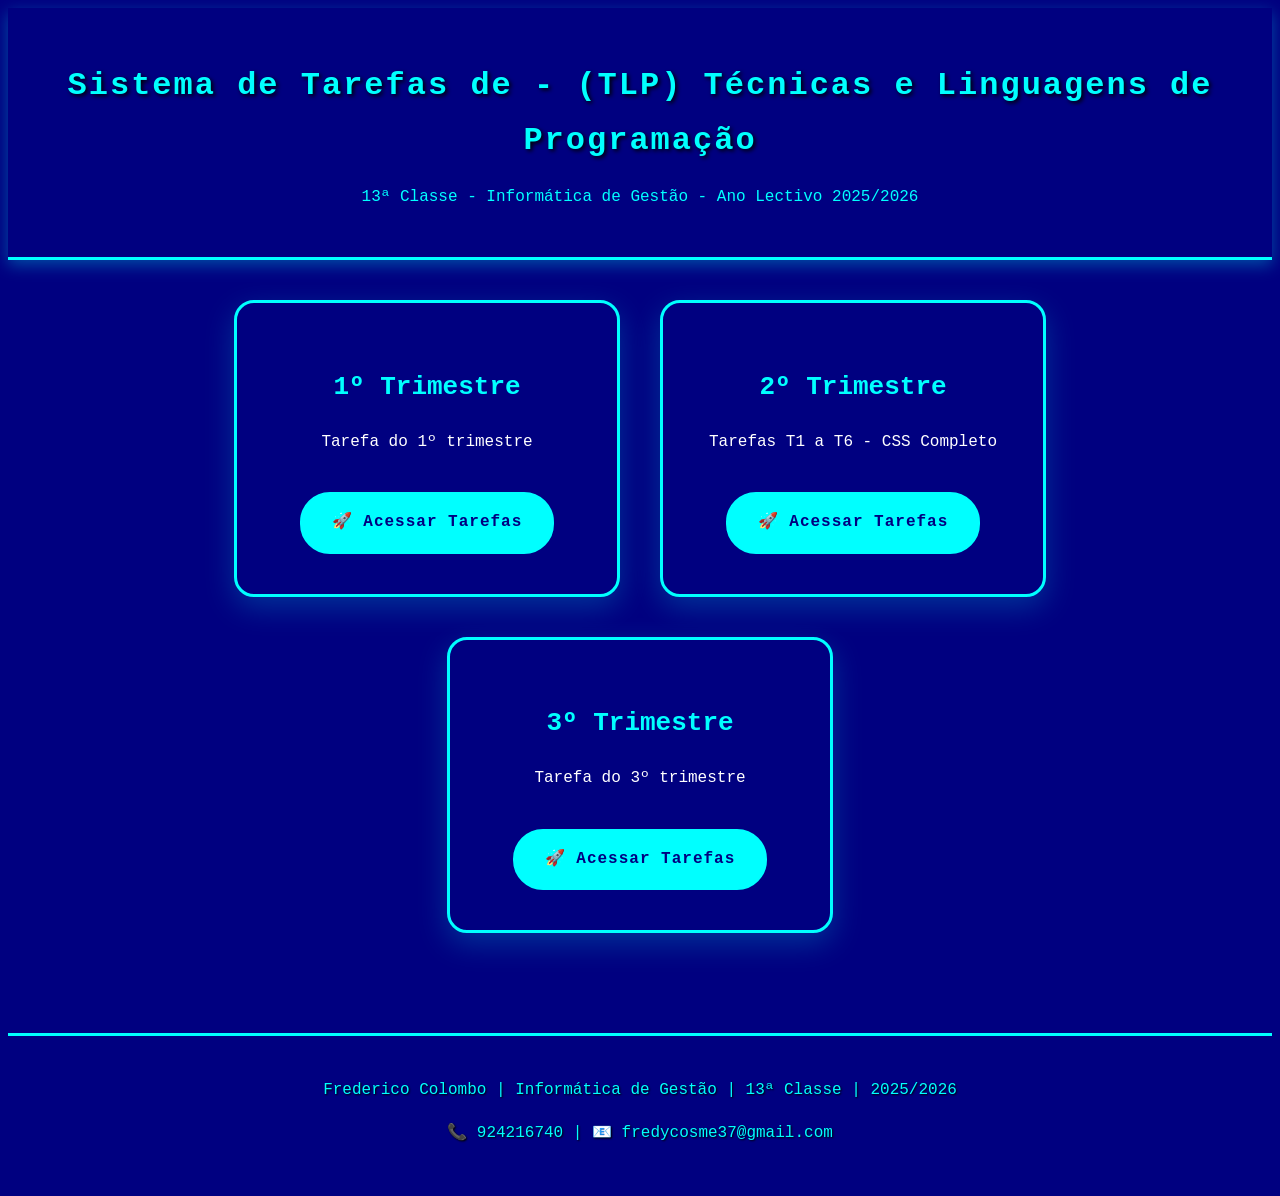
<file: index.html>
<!DOCTYPE html>
<html lang="pt">
<head>
    <meta charset="UTF-8">
    <meta name="viewport" content="width=device-width, initial-scale=1.0">
    <title>Sistema de tarefas de TLP - Frederico Colombo</title>
    <link rel="stylesheet" href="style.css">
</head>
<body>
    <header>
        <h1>Sistema de Tarefas de  - (TLP) Técnicas e Linguagens de Programação</h1>
        <p>13ª Classe - Informática de Gestão - Ano Lectivo 2025/2026</p>
    </header>

    <main class="home-container">
        <div class="trimestre-card">
            <h2>1º Trimestre</h2>
            <p>Tarefa do 1º trimestre</p>
            <a href="primeiro_trimestre.html" class="btn">🚀 Acessar Tarefas</a>
        </div>

        <div class="trimestre-card">
            <h2>2º Trimestre</h2>
            <p>Tarefas T1 a T6 - CSS Completo</p>
            <a href="segundo_trimestre.html" class="btn">🚀 Acessar Tarefas</a>
        </div>

        <div class="trimestre-card">
            <h2>3º Trimestre</h2>
            <p>Tarefa do 3º trimestre</p>
            <a href="terceiro_trimestre.html" class="btn">🚀 Acessar Tarefas</a>
        </div>
    </main>

    <footer>
        <p>Frederico Colombo | Informática de Gestão | 13ª Classe | 2025/2026</p>
        <p>📞 924216740 | 📧 fredycosme37@gmail.com</p>
    </footer>
</body>
</html>
</file>
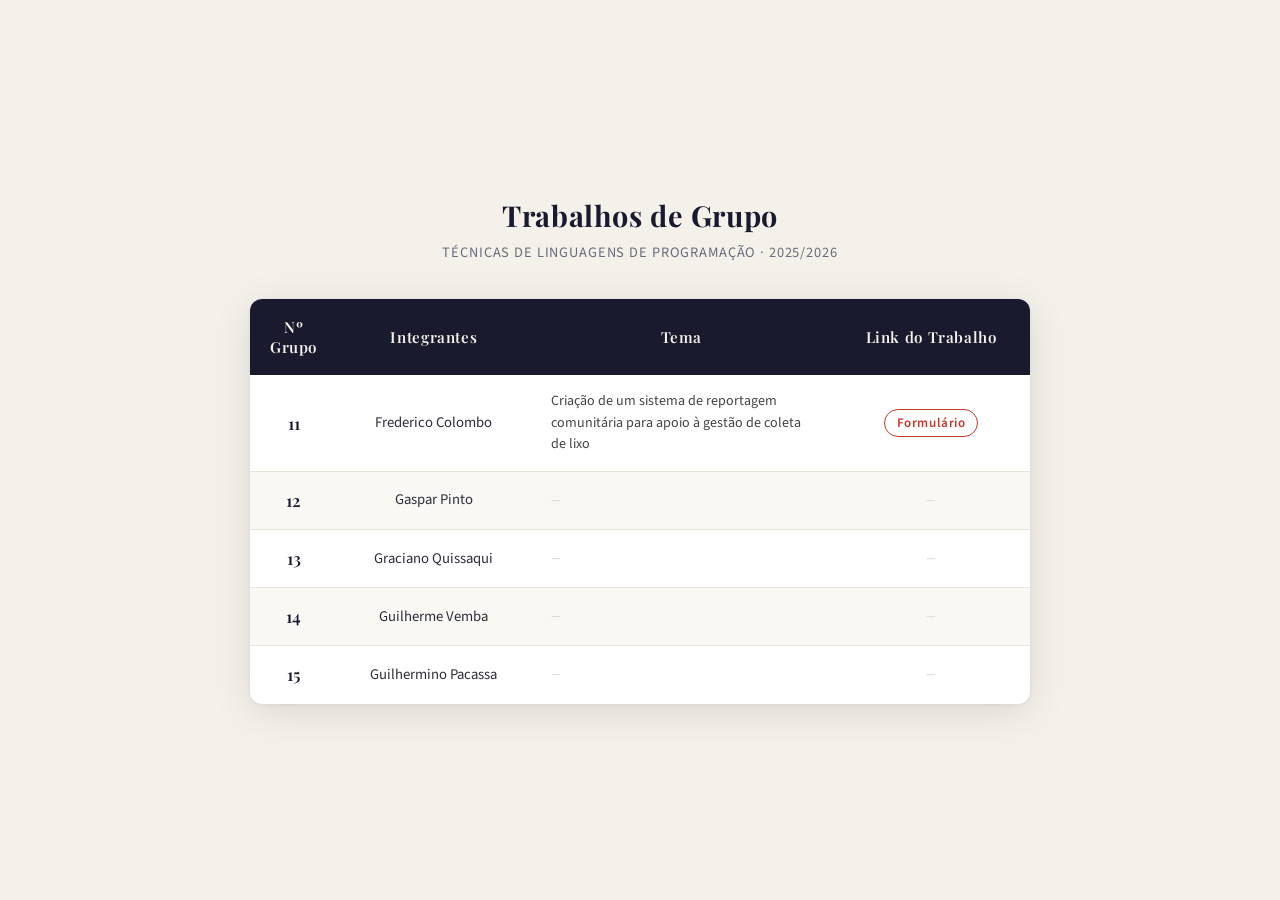
<file: primeiro_trimestre.html>
<!DOCTYPE html>
<html lang="pt">
<head>
  <meta charset="UTF-8" />
  <meta name="viewport" content="width=device-width, initial-scale=1.0"/>
  <title>Tabela de Grupos - TLP</title>
  <link href="https://fonts.googleapis.com/css2?family=Playfair+Display:wght@600&family=Source+Sans+3:wght@400;600&display=swap" rel="stylesheet"/>
  <style>
    *, *::before, *::after { box-sizing: border-box; margin: 0; padding: 0; }

    body {
      font-family: 'Source Sans 3', sans-serif;
      background: #f4f1eb;
      min-height: 100vh;
      display: flex;
      flex-direction: column;
      align-items: center;
      justify-content: center;
      padding: 40px 20px;
    }

    h1 {
      font-family: 'Playfair Display', serif;
      font-size: 1.8rem;
      color: #1a1a2e;
      margin-bottom: 8px;
      letter-spacing: 0.02em;
    }

    .subtitle {
      font-size: 0.9rem;
      color: #6b6b7b;
      margin-bottom: 36px;
      letter-spacing: 0.06em;
      text-transform: uppercase;
    }

    .table-wrapper {
      width: 100%;
      max-width: 780px;
      border-radius: 12px;
      overflow: hidden;
      box-shadow: 0 8px 40px rgba(0,0,0,0.10), 0 1px 4px rgba(0,0,0,0.06);
      background: #fff;
    }

    table {
      width: 100%;
      border-collapse: collapse;
    }

    thead tr {
      background: #1a1a2e;
      color: #f4f1eb;
    }

    thead th {
      font-family: 'Playfair Display', serif;
      font-size: 0.95rem;
      font-weight: 600;
      padding: 18px 20px;
      text-align: center;
      letter-spacing: 0.04em;
    }

    tbody tr {
      border-bottom: 1px solid #e8e4dc;
      transition: background 0.2s;
    }

    tbody tr:last-child { border-bottom: none; }

    tbody tr:hover { background: #f9f7f2; }

    tbody tr:nth-child(even) { background: #faf8f4; }
    tbody tr:nth-child(even):hover { background: #f2efe8; }

    td {
      padding: 16px 20px;
      text-align: center;
      color: #2d2d3a;
      font-size: 0.92rem;
      vertical-align: middle;
      line-height: 1.5;
    }

    td.num {
      font-family: 'Playfair Display', serif;
      font-size: 1.05rem;
      font-weight: 600;
      color: #1a1a2e;
      width: 70px;
    }

    td.tema {
      text-align: left;
      font-size: 0.88rem;
      color: #444;
      max-width: 260px;
    }

    td.link a {
      color: #c0392b;
      font-weight: 600;
      text-decoration: none;
      padding: 4px 12px;
      border: 1.5px solid #c0392b;
      border-radius: 20px;
      font-size: 0.82rem;
      transition: all 0.2s;
      letter-spacing: 0.04em;
    }

    td.link a:hover {
      background: #c0392b;
      color: #fff;
    }

    td.vazio {
      color: #ccc;
      font-style: italic;
      font-size: 0.8rem;
    }

    @media (max-width: 520px) {
      thead th, td { padding: 12px 10px; font-size: 0.82rem; }
      h1 { font-size: 1.3rem; }
    }
  </style>
</head>
<body>

  <h1>Trabalhos de Grupo</h1>
  <p class="subtitle">Técnicas de Linguagens de Programação · 2025/2026</p>

  <div class="table-wrapper">
    <table>
      <thead>
        <tr>
          <th>Nº Grupo</th>
          <th>Integrantes</th>
          <th>Tema</th>
          <th>Link do Trabalho</th>
        </tr>
      </thead>
      <tbody>
        <tr>
          <td class="num">11</td>
          <td>Frederico Colombo</td>
          <td class="tema">Criação de um sistema de reportagem comunitária para apoio à gestão de coleta de lixo</td>
          <td class="link"><a href="#">Formulário</a></td>
        </tr>
        <tr>
          <td class="num">12</td>
          <td>Gaspar Pinto</td>
          <td class="tema vazio">—</td>
          <td class="link vazio">—</td>
        </tr>
        <tr>
          <td class="num">13</td>
          <td>Graciano Quissaqui</td>
          <td class="tema vazio">—</td>
          <td class="link vazio">—</td>
        </tr>
        <tr>
          <td class="num">14</td>
          <td>Guilherme Vemba</td>
          <td class="tema vazio">—</td>
          <td class="link vazio">—</td>
        </tr>
        <tr>
          <td class="num">15</td>
          <td>Guilhermino Pacassa</td>
          <td class="tema vazio">—</td>
          <td class="link vazio">—</td>
        </tr>
      </tbody>
    </table>
  </div>

</body>
</html>
</file>
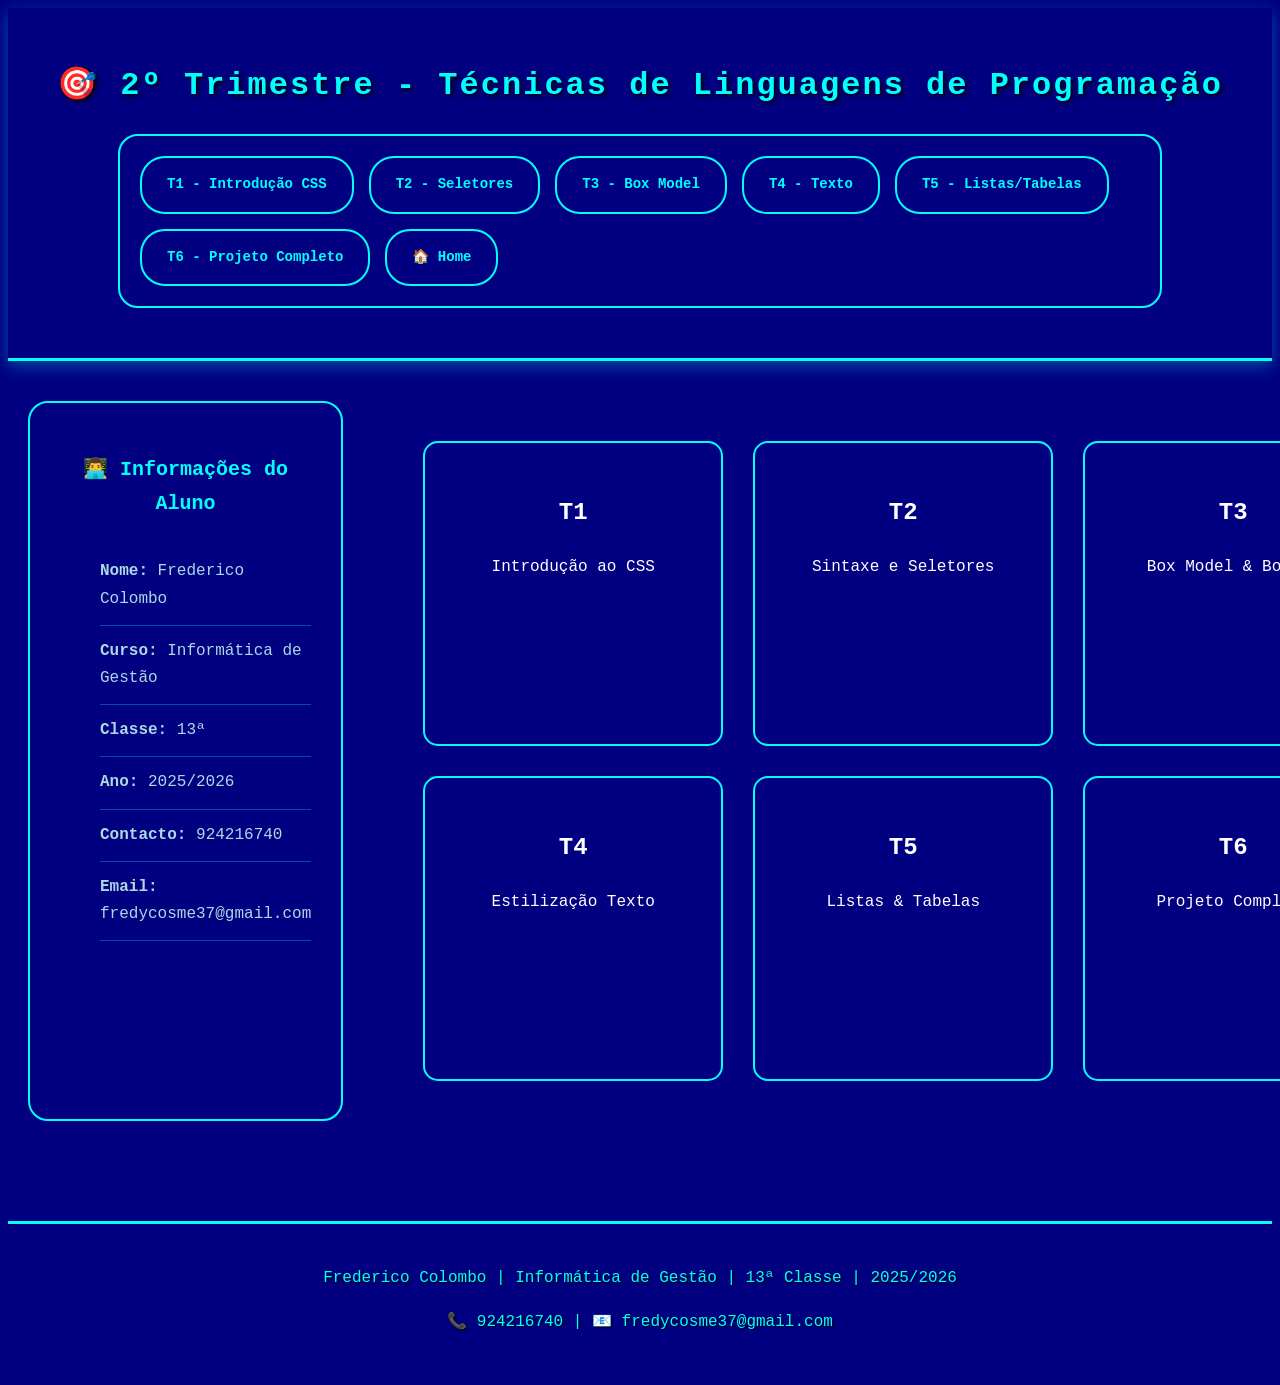
<file: segundo_trimestre.html>
<!DOCTYPE html>
<html lang="pt">
<head>
    <meta charset="UTF-8">
    <meta name="viewport" content="width=device-width, initial-scale=1.0">
    <title>2º Trimestre - TLP</title>
    <link rel="stylesheet" href="style.css">
</head>
<body>
    <header>
        <h1>🎯 2º Trimestre - Técnicas de Linguagens de Programação</h1>
        <nav class="menu-principal">
            <a href="t1.html" class="menu-link">T1 - Introdução CSS</a>
            <a href="t2.html" class="menu-link">T2 - Seletores</a>
            <a href="t3.html" class="menu-link">T3 - Box Model</a>
            <a href="t4.html" class="menu-link">T4 - Texto</a>
            <a href="t5.html" class="menu-link">T5 - Listas/Tabelas</a>
            <a href="t6.html" class="menu-link">T6 - Projeto Completo</a>
            <a href="index.html" class="menu-link">🏠 Home</a>
        </nav>
    </header>

    <div class="container">
        <aside class="sidebar">
            <h3>👨‍💻 Informações do Aluno</h3>
            <ul>
                <li><strong>Nome:</strong> Frederico Colombo</li>
                <li><strong>Curso:</strong> Informática de Gestão</li>
                <li><strong>Classe:</strong> 13ª</li>
                <li><strong>Ano:</strong> 2025/2026</li>
                <li><strong>Contacto:</strong> 924216740</li>
                <li><strong>Email:</strong> fredycosme37@gmail.com</li>
            </ul>
        </aside>

        <main class="preview-tarefas">
            <div class="tarefa-preview" id="preview-t1">
                <h2>T1</h2>
                <p>Introdução ao CSS</p>
            </div>
            <div class="tarefa-preview" id="preview-t2">
                <h2>T2</h2>
                <p>Sintaxe e Seletores</p>
            </div>
            <div class="tarefa-preview" id="preview-t3">
                <h2>T3</h2>
                <p>Box Model & Bordas</p>
            </div>
            <div class="tarefa-preview" id="preview-t4">
                <h2>T4</h2>
                <p>Estilização Texto</p>
            </div>
            <div class="tarefa-preview" id="preview-t5">
                <h2>T5</h2>
                <p>Listas & Tabelas</p>
            </div>
            <div class="tarefa-preview" id="preview-t6">
                <h2>T6</h2>
                <p>Projeto Completo</p>
            </div>
        </main>
    </div>

    <footer>
        <p>Frederico Colombo | Informática de Gestão | 13ª Classe | 2025/2026</p>
        <p>📞 924216740 | 📧 fredycosme37@gmail.com</p>
    </footer>
</body>
</html>
</file>
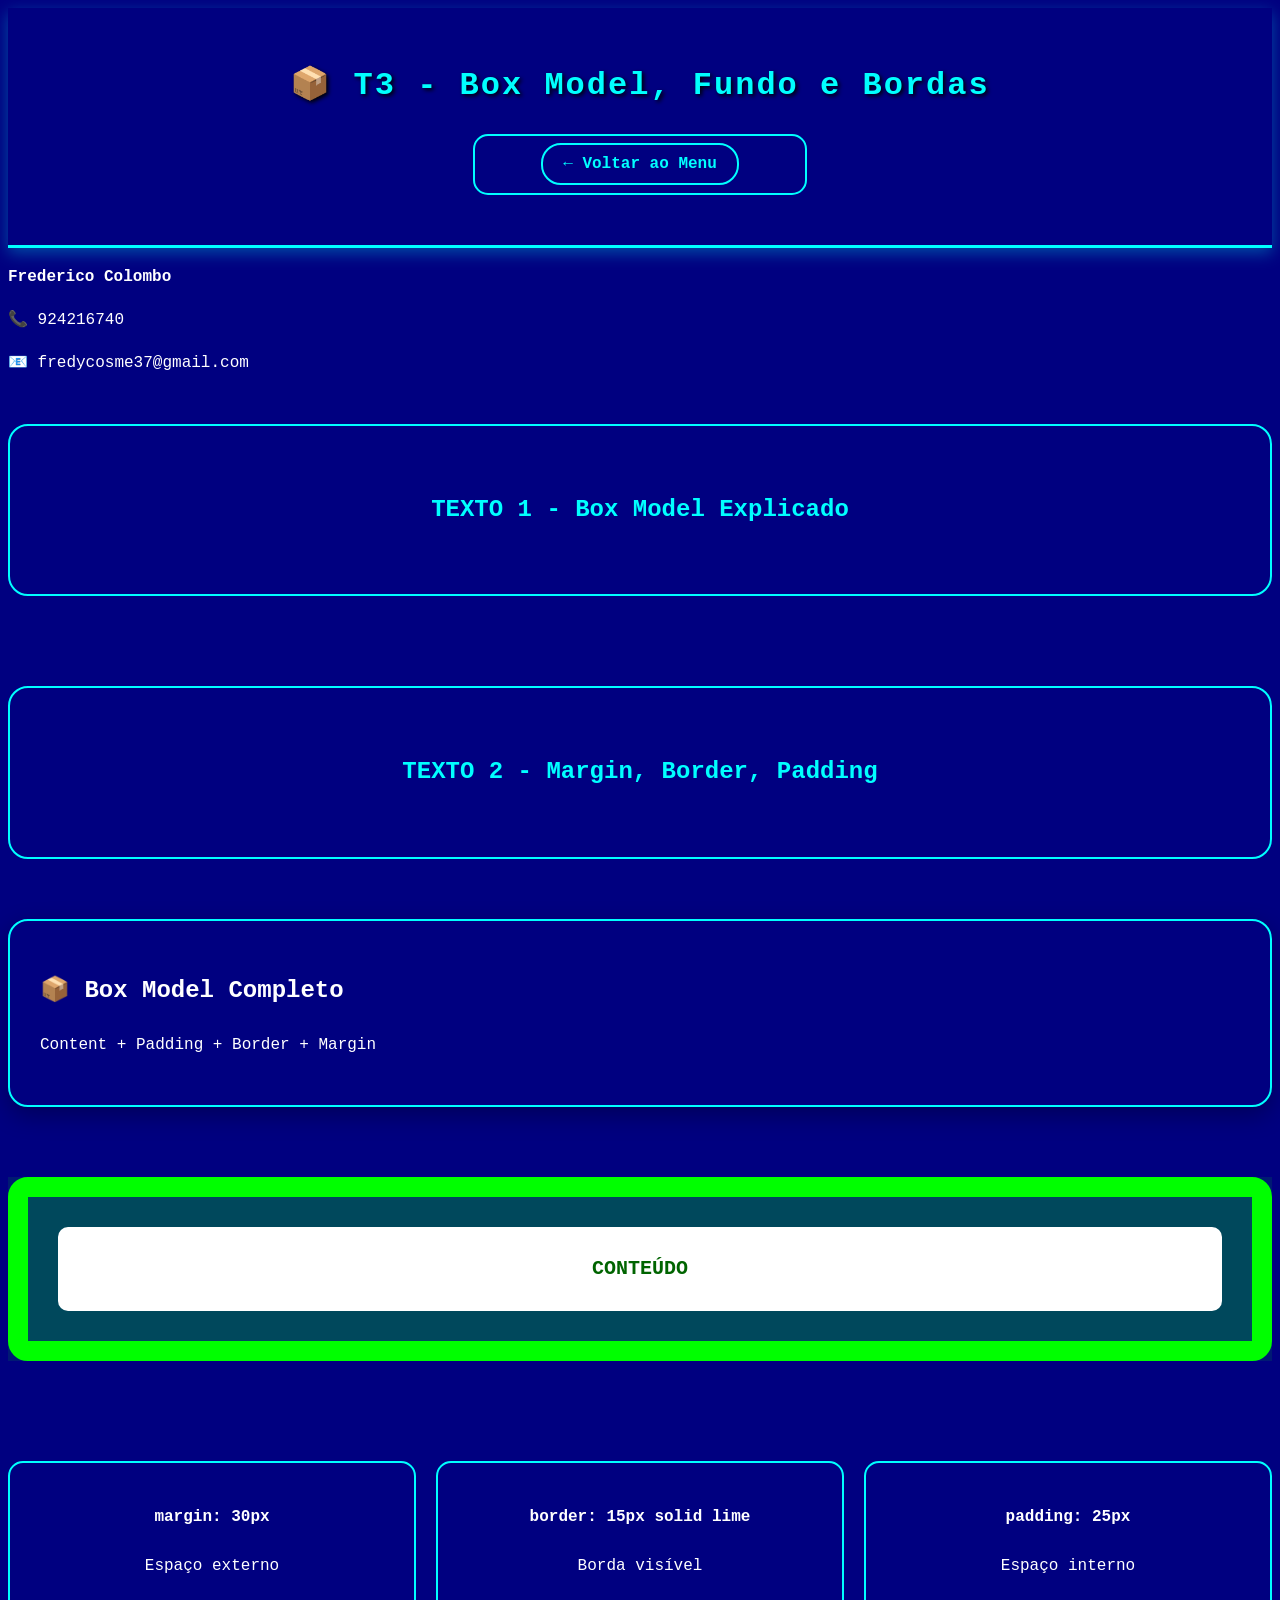
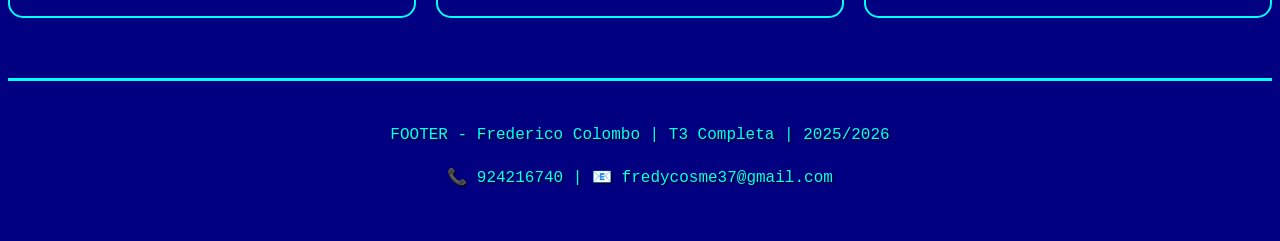
<file: t3.html>
<!DOCTYPE html>
<html lang="pt">
<head>
    <meta charset="UTF-8">
    <meta name="viewport" content="width=device-width, initial-scale=1.0">
    <title>T3 - Box Model | Frederico Colombo</title>
    <link rel="stylesheet" href="style.css">
</head>
<body>
    <header>
        <h1>📦 T3 - Box Model, Fundo e Bordas</h1>
        <nav class="menu-voltar">
            <a href="segundo_trimestre.html">← Voltar ao Menu</a>
        </nav>
    </header>

    <div class="
            
            <h3>📋 Conteúdo T3</h3>
            <ul>
                <li>background-color</li>
                <li>border / border-radius</li>
                <li>margin</li>
                <li>padding</li>
            </ul>
            
            <div class="contacto-sidebar">
                <p><strong>Frederico Colombo</strong></p>
                <p>📞 924216740</p>
                <p>📧 fredycosme37@gmail.com</p>
            </div>
        </aside>

        <main class="conteudo-tarefa">
            <div class="texto-bloco">
                <p>TEXTO 1 - Box Model Explicado</p>
            </div>
            
            <div class="texto-bloco">
                <p>TEXTO 2 - Margin, Border, Padding</p>
            </div>

            <div class="exemplo-caixa">
                <h2>📦 Box Model Completo</h2>
                <p>Content + Padding + Border + Margin</p>
            </div>

            <div class="box-model-demo">
                <div class="caixa-margin">
                    <div class="caixa-border">
                        <div class="caixa-padding">
                            <div class="caixa-content">
                                CONTEÚDO
                            </div>
                        </div>
                    </div>
                </div>
            </div>

            <div class="propriedades-box">
                <div class="prop-card">
                    <h4>margin: 30px</h4>
                    <p>Espaço externo</p>
                </div>
                <div class="prop-card">
                    <h4>border: 15px solid lime</h4>
                    <p>Borda visível</p>
                </div>
                <div class="prop-card">
                    <h4>padding: 25px</h4>
                    <p>Espaço interno</p>
                </div>
            </div>
        </main>
    </div>
    <footer>
        <p>FOOTER - Frederico Colombo | T3 Completa | 2025/2026</p>
        <p>📞 924216740 | 📧 fredycosme37@gmail.com</p>
    </footer>
</body>
</html>
</file>
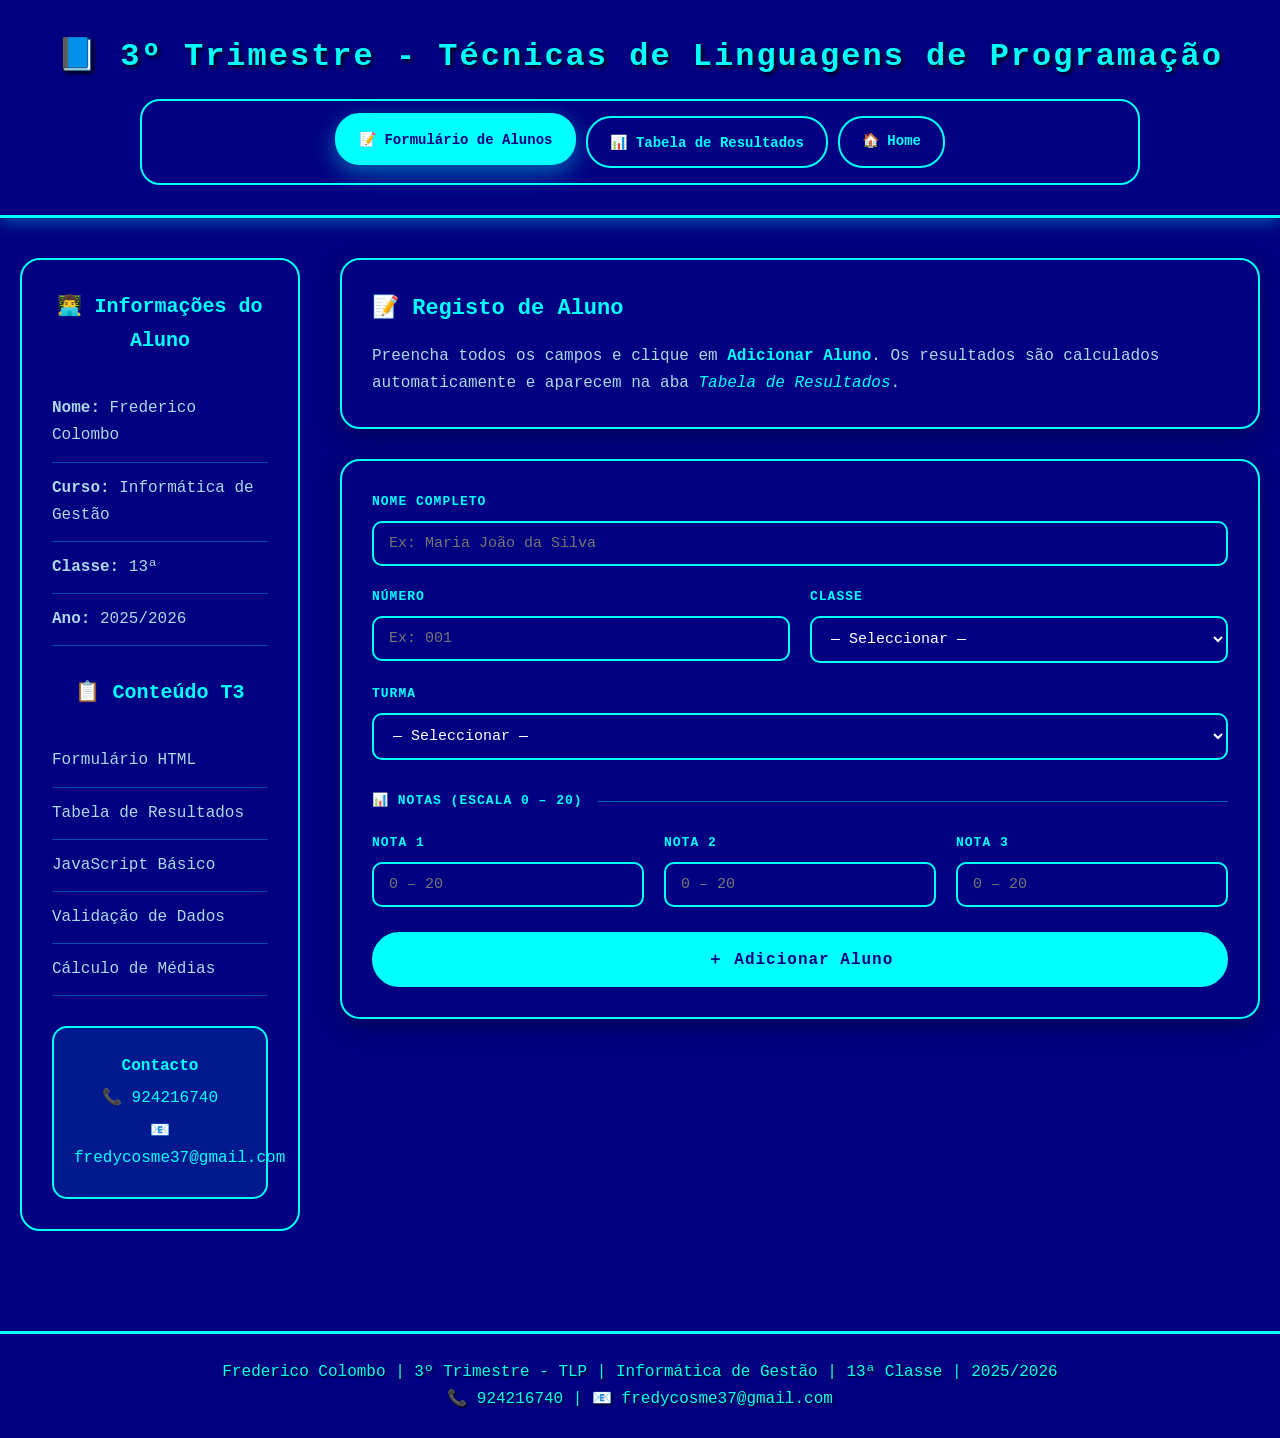
<file: terceiro_trimestre.html>
<!DOCTYPE html>
<html lang="pt">
<head>
    <meta charset="UTF-8">
    <meta name="viewport" content="width=device-width, initial-scale=1.0">
    <title>3º Trimestre - TLP | Frederico Colombo</title>

    <style>
        /* =========================================
           RESET GERAL
        ========================================= */
        * {
            margin: 0;
            padding: 0;
            box-sizing: border-box;
        }

        /* =========================================
           BODY — fundo navy (#000080), texto branco
        ========================================= */
        body {
            font-family: 'Courier New', monospace;
            line-height: 1.7;
            color: #ffffff;
            background: #000080;           /* navy */
            min-height: 100vh;
        }

        /* =========================================
           HEADER
        ========================================= */
        header {
            background: #000080;           /* navy */
            color: #00ffff;               /* cyan */
            text-align: center;
            padding: 30px 20px;
            box-shadow: 0 5px 15px rgba(0, 255, 255, 0.3);
            border-bottom: 3px solid #00ffff;
        }

        header h1 {
            font-size: 32px;
            margin-bottom: 15px;
            text-shadow: 2px 2px 4px #000000;
            letter-spacing: 2px;
        }

        /* =========================================
           MENU DE ABAS (Formulário / Resultados)
        ========================================= */
        .menu-abas {
            display: flex;
            flex-wrap: wrap;
            gap: 10px;
            justify-content: center;
            background: #000080;           /* navy */
            padding: 15px 20px;
            margin: 15px auto 0 auto;
            max-width: 1000px;
            border: 2px solid #00ffff;    /* cyan */
            border-radius: 20px;
        }

        .aba-btn {
            padding: 12px 22px;
            background: #000080;           /* navy */
            color: #00ffff;               /* cyan */
            border: 2px solid #00ffff;    /* cyan */
            border-radius: 25px;
            font-family: 'Courier New', monospace;
            font-size: 14px;
            font-weight: bold;
            cursor: pointer;
            transition: all 0.3s ease;
            position: relative;
            overflow: hidden;
            text-decoration: none;
            display: inline-block;
        }

        .aba-btn::before {
            content: '';
            position: absolute;
            top: 0;
            left: -100%;
            width: 100%;
            height: 100%;
            background: linear-gradient(90deg, transparent, #00ffff, transparent);
            transition: left 0.5s;
        }

        .aba-btn:hover::before { left: 100%; }

        .aba-btn:hover,
        .aba-btn.ativa {
            background: #00ffff;          /* cyan */
            color: #000080;               /* navy */
            transform: translateY(-3px);
            box-shadow: 0 8px 25px rgba(0, 255, 255, 0.4);
        }

        /* =========================================
           LAYOUT PRINCIPAL
        ========================================= */
        .container {
            display: flex;
            min-height: 80vh;
            max-width: 1400px;
            margin: 0 auto;
            padding: 40px 20px;
            gap: 40px;
        }

        /* =========================================
           SIDEBAR
        ========================================= */
        .sidebar {
            width: 280px;
            background: #000080;           /* navy */
            border: 2px solid #00ffff;    /* cyan */
            border-radius: 20px;
            padding: 30px;
            position: sticky;
            top: 30px;
            align-self: flex-start;
        }

        .sidebar h3 {
            color: #00ffff;               /* cyan */
            margin-bottom: 25px;
            text-align: center;
            font-size: 20px;
        }

        .sidebar ul { list-style: none; }

        .sidebar li {
            padding: 12px 0;
            border-bottom: 1px solid rgba(0, 255, 255, 0.3);
            color: #add8e6;               /* lightblue */
        }

        .contacto-sidebar {
            margin-top: 30px;
            padding: 20px;
            background: rgba(0, 255, 255, 0.1);
            border: 2px solid #00ffff;    /* cyan */
            border-radius: 15px;
            text-align: center;
        }

        .contacto-sidebar p {
            color: #00ffff;               /* cyan */
            margin: 5px 0;
        }

        /* =========================================
           CONTEÚDO PRINCIPAL E PÁGINAS
        ========================================= */
        .conteudo-principal { flex: 1; }

        .pagina { display: none; }
        .pagina.ativa { display: block; }

        /* =========================================
           CAIXAS DE SECÇÃO
        ========================================= */
        .exemplo-caixa {
            background: #000080;           /* navy */
            padding: 30px;
            border-radius: 20px;
            border: 2px solid #00ffff;    /* cyan */
            box-shadow: 0 8px 25px rgba(0, 0, 0, 0.3);
            margin-bottom: 30px;
        }

        .exemplo-caixa h2 {
            color: #00ffff;               /* cyan */
            margin-bottom: 15px;
            font-size: 22px;
        }

        .exemplo-caixa h3 {
            color: #00ffff;               /* cyan */
            margin-bottom: 15px;
            font-size: 18px;
        }

        /* =========================================
           FORMULÁRIO
        ========================================= */
        .form-grid {
            display: grid;
            grid-template-columns: 1fr 1fr;
            gap: 20px;
        }

        .form-group {
            display: flex;
            flex-direction: column;
            gap: 8px;
        }

        .form-group.coluna-inteira { grid-column: 1 / -1; }

        .form-group label {
            font-size: 13px;
            font-weight: bold;
            letter-spacing: 1px;
            text-transform: uppercase;
            color: #00ffff;               /* cyan */
        }

        .form-group input,
        .form-group select {
            background: #000080;           /* navy */
            border: 2px solid #00ffff;    /* cyan */
            border-radius: 10px;
            color: #ffffff;               /* white */
            font-family: 'Courier New', monospace;
            font-size: 15px;
            padding: 12px 15px;
            outline: none;
            transition: all 0.3s ease;
            width: 100%;
        }

        .form-group input:focus,
        .form-group select:focus {
            background: rgba(0, 255, 255, 0.08);
            box-shadow: 0 0 0 3px rgba(0, 255, 255, 0.25);
        }

        .form-group select option { background: #000080; }

        /* Linha separadora das notas */
        .separador-notas {
            grid-column: 1 / -1;
            display: flex;
            align-items: center;
            gap: 15px;
            margin-top: 10px;
        }

        .separador-notas span {
            color: #00ffff;               /* cyan */
            font-size: 13px;
            font-weight: bold;
            letter-spacing: 1px;
            text-transform: uppercase;
            white-space: nowrap;
        }

        .separador-notas::after {
            content: '';
            flex: 1;
            height: 1px;
            background: #00ffff;          /* cyan */
            opacity: 0.4;
        }

        /* Grid das 3 notas */
        .grid-notas {
            grid-column: 1 / -1;
            display: grid;
            grid-template-columns: repeat(3, 1fr);
            gap: 20px;
        }

        /* Botão Adicionar */
        .btn-adicionar {
            margin-top: 25px;
            width: 100%;
            background: #00ffff;          /* cyan */
            color: #000080;               /* navy */
            border: 2px solid #00ffff;    /* cyan */
            border-radius: 30px;
            font-family: 'Courier New', monospace;
            font-size: 16px;
            font-weight: bold;
            letter-spacing: 1px;
            padding: 15px;
            cursor: pointer;
            transition: all 0.3s ease;
        }

        .btn-adicionar:hover {
            background: #ffffff;          /* white */
            border-color: #ffffff;        /* white */
            transform: scale(1.03);
            box-shadow: 0 5px 20px rgba(0, 255, 255, 0.5);
        }

        /* =========================================
           ESTATÍSTICAS
        ========================================= */
        .stats-bar {
            display: grid;
            grid-template-columns: repeat(3, 1fr);
            gap: 20px;
            margin-bottom: 30px;
        }

        .stat-chip {
            background: #000080;           /* navy */
            border: 2px solid #00ffff;    /* cyan */
            border-radius: 15px;
            padding: 20px;
            text-align: center;
        }

        .stat-chip .stat-label {
            font-size: 12px;
            font-weight: bold;
            letter-spacing: 1px;
            text-transform: uppercase;
            color: #add8e6;               /* lightblue */
            margin-bottom: 8px;
        }

        .stat-chip .stat-valor {
            font-size: 36px;
            font-weight: bold;
            font-family: 'Courier New', monospace;
        }

        .stat-chip.aprovados  .stat-valor { color: #90ee90; } /* lightgreen */
        .stat-chip.reprovados .stat-valor { color: #ff6347; } /* tomato */
        .stat-chip.recurso    .stat-valor { color: #ffd700; } /* gold */

        /* =========================================
           TABELA DE RESULTADOS
        ========================================= */
        .tabela-resultados {
            width: 100%;
            border-collapse: collapse;
            background: #000080;           /* navy */
            border: 3px solid #00ffff;    /* cyan */
            border-radius: 15px;
            overflow: hidden;
        }

        .tabela-resultados th {
            background: #00ffff;          /* cyan */
            color: #000080;               /* navy */
            padding: 15px;
            font-weight: bold;
            font-size: 14px;
            border: 1px solid #000080;    /* navy */
            text-transform: uppercase;
            letter-spacing: 1px;
        }

        .tabela-resultados td {
            padding: 13px 15px;
            color: #00ffff;               /* cyan */
            border: 1px solid #00ffff;    /* cyan */
            font-size: 14px;
        }

        .tabela-resultados tr:hover {
            background: rgba(0, 255, 255, 0.15);
        }

        /* Badges de resultado */
        .badge {
            display: inline-block;
            padding: 5px 14px;
            border-radius: 20px;
            font-size: 12px;
            font-weight: bold;
            letter-spacing: 1px;
            text-transform: uppercase;
        }

        .badge.aprovado {
            background: rgba(144, 238, 144, 0.15);
            color: #90ee90;               /* lightgreen */
            border: 2px solid #90ee90;
        }

        .badge.reprovado {
            background: rgba(255, 99, 71, 0.15);
            color: #ff6347;               /* tomato */
            border: 2px solid #ff6347;
        }

        .badge.recurso {
            background: rgba(255, 215, 0, 0.15);
            color: #ffd700;               /* gold */
            border: 2px solid #ffd700;
        }

        /* Cor da célula da média */
        .media-aprovado  { color: #90ee90; font-weight: bold; } /* lightgreen */
        .media-recurso   { color: #ffd700; font-weight: bold; } /* gold */
        .media-reprovado { color: #ff6347; font-weight: bold; } /* tomato */

        /* Barra superior da tabela */
        .tabela-toolbar {
            display: flex;
            align-items: center;
            justify-content: space-between;
            margin-bottom: 15px;
        }

        .tabela-toolbar h3 { color: #00ffff; }

        .btn-limpar {
            background: #000080;           /* navy */
            border: 2px solid #00ffff;    /* cyan */
            border-radius: 20px;
            color: #00ffff;               /* cyan */
            font-family: 'Courier New', monospace;
            font-size: 13px;
            font-weight: bold;
            padding: 8px 20px;
            cursor: pointer;
            transition: all 0.3s ease;
        }

        .btn-limpar:hover {
            border-color: #ff6347;        /* tomato */
            color: #ff6347;               /* tomato */
        }

        /* Estado vazio */
        .estado-vazio {
            text-align: center;
            padding: 50px 20px;
            color: rgba(0, 255, 255, 0.5);
        }

        .estado-vazio .icone {
            font-size: 40px;
            margin-bottom: 15px;
        }

        /* =========================================
           TOAST
        ========================================= */
        .toast {
            position: fixed;
            bottom: 30px;
            right: 30px;
            background: #000080;           /* navy */
            border: 2px solid #00ffff;    /* cyan */
            border-radius: 15px;
            padding: 15px 25px;
            font-family: 'Courier New', monospace;
            font-size: 14px;
            color: #00ffff;               /* cyan */
            box-shadow: 0 10px 30px rgba(0, 0, 0, 0.5);
            transform: translateY(100px);
            opacity: 0;
            transition: all 0.4s ease;
            z-index: 999;
        }

        .toast.visivel {
            transform: translateY(0);
            opacity: 1;
        }

        .toast.erro {
            border-color: #ff6347;        /* tomato */
            color: #ff6347;               /* tomato */
        }

        /* =========================================
           FOOTER
        ========================================= */
        footer {
            background: #000080;           /* navy */
            color: #00ffff;               /* cyan */
            text-align: center;
            padding: 25px;
            margin-top: 60px;
            text-shadow: 1px 1px 2px #000000;
            border-top: 3px solid #00ffff; /* cyan */
        }

        /* =========================================
           RESPONSIVO
        ========================================= */
        @media (max-width: 768px) {
            .container {
                flex-direction: column;
                padding: 20px;
            }

            .sidebar {
                width: 100%;
                position: static;
            }

            .form-grid { grid-template-columns: 1fr; }

            .form-group.coluna-inteira,
            .separador-notas { grid-column: auto; }

            .grid-notas { grid-template-columns: repeat(3, 1fr); }

            .stats-bar { grid-template-columns: 1fr; }

            .menu-abas {
                flex-direction: column;
                align-items: center;
            }

            header h1 { font-size: 22px; }
        }
    </style>
</head>
<body>

    <!-- ===================== HEADER ===================== -->
    <header>
        <h1>📘 3º Trimestre - Técnicas de Linguagens de Programação</h1>

        <nav class="menu-abas">
            <button class="aba-btn ativa" onclick="mudarAba('formulario', this)">
                📝 Formulário de Alunos
            </button>
            <button class="aba-btn" onclick="mudarAba('resultados', this)">
                📊 Tabela de Resultados
            </button>
            <a href="index.html" class="aba-btn">🏠 Home</a>
        </nav>
    </header>

    <!-- ===================== LAYOUT ===================== -->
    <div class="container">

        <!-- SIDEBAR -->
        <aside class="sidebar">
            <h3>👨‍💻 Informações do Aluno</h3>
            <ul>
                <li><strong>Nome:</strong> Frederico Colombo</li>
                <li><strong>Curso:</strong> Informática de Gestão</li>
                <li><strong>Classe:</strong> 13ª</li>
                <li><strong>Ano:</strong> 2025/2026</li>
            </ul>

            <h3 style="margin-top: 30px; color: #00ffff;">📋 Conteúdo T3</h3>
            <ul>
                <li>Formulário HTML</li>
                <li>Tabela de Resultados</li>
                <li>JavaScript Básico</li>
                <li>Validação de Dados</li>
                <li>Cálculo de Médias</li>
            </ul>

            <div class="contacto-sidebar">
                <p><strong>Contacto</strong></p>
                <p>📞 924216740</p>
                <p>📧 fredycosme37@gmail.com</p>
            </div>
        </aside>

        <!-- CONTEÚDO -->
        <main class="conteudo-principal">

            <!-- ===== PÁGINA: FORMULÁRIO ===== -->
            <div id="pagina-formulario" class="pagina ativa">

                <div class="exemplo-caixa">
                    <h2>📝 Registo de Aluno</h2>
                    <p style="color: #add8e6;">
                        Preencha todos os campos e clique em
                        <strong style="color: #00ffff;">Adicionar Aluno</strong>.
                        Os resultados são calculados automaticamente e aparecem na
                        aba <em style="color: #00ffff;">Tabela de Resultados</em>.
                    </p>
                </div>

                <div class="exemplo-caixa">
                    <div class="form-grid">

                        <!-- Nome -->
                        <div class="form-group coluna-inteira">
                            <label for="campo-nome">Nome Completo</label>
                            <input type="text" id="campo-nome"
                                   placeholder="Ex: Maria João da Silva"
                                   autocomplete="off">
                        </div>

                        <!-- Número -->
                        <div class="form-group">
                            <label for="campo-numero">Número</label>
                            <input type="text" id="campo-numero" placeholder="Ex: 001">
                        </div>

                        <!-- Classe -->
                        <div class="form-group">
                            <label for="campo-classe">Classe</label>
                            <select id="campo-classe">
                                <option value="">— Seleccionar —</option>
                                <option>10ª Classe</option>
                                <option>11ª Classe</option>
                                <option>12ª Classe</option>
                                <option>13ª Classe</option>
                            </select>
                        </div>

                        <!-- Turma -->
                        <div class="form-group coluna-inteira">
                            <label for="campo-turma">Turma</label>
                            <select id="campo-turma">
                                <option value="">— Seleccionar —</option>
                                <option>Turma A</option>
                                <option>Turma B</option>
                                <option>Turma C</option>
                                <option>Turma D</option>
                            </select>
                        </div>

                        <!-- Separador notas -->
                        <div class="separador-notas">
                            <span>📊 Notas (escala 0 – 20)</span>
                        </div>

                        <!-- 3 Notas -->
                        <div class="grid-notas">
                            <div class="form-group">
                                <label for="campo-nota1">Nota 1</label>
                                <input type="number" id="campo-nota1"
                                       min="0" max="20" placeholder="0 – 20">
                            </div>
                            <div class="form-group">
                                <label for="campo-nota2">Nota 2</label>
                                <input type="number" id="campo-nota2"
                                       min="0" max="20" placeholder="0 – 20">
                            </div>
                            <div class="form-group">
                                <label for="campo-nota3">Nota 3</label>
                                <input type="number" id="campo-nota3"
                                       min="0" max="20" placeholder="0 – 20">
                            </div>
                        </div>

                    </div><!-- /form-grid -->

                    <button class="btn-adicionar" onclick="adicionarAluno()">
                        ＋ Adicionar Aluno
                    </button>
                </div>

            </div><!-- /pagina-formulario -->

            <!-- ===== PÁGINA: RESULTADOS ===== -->
            <div id="pagina-resultados" class="pagina">

                <!-- Estatísticas -->
                <div class="stats-bar">
                    <div class="stat-chip aprovados">
                        <div class="stat-label">✅ Aprovados</div>
                        <div class="stat-valor" id="cnt-aprovados">0</div>
                    </div>
                    <div class="stat-chip reprovados">
                        <div class="stat-label">❌ Reprovados</div>
                        <div class="stat-valor" id="cnt-reprovados">0</div>
                    </div>
                    <div class="stat-chip recurso">
                        <div class="stat-label">⚠️ Recurso</div>
                        <div class="stat-valor" id="cnt-recurso">0</div>
                    </div>
                </div>

                <!-- Tabela -->
                <div class="exemplo-caixa">
                    <div class="tabela-toolbar">
                        <h3>📋 Lista de Alunos Registados</h3>
                        <button class="btn-limpar" onclick="limparTabela()">
                            🗑️ Limpar Tudo
                        </button>
                    </div>

                    <div style="overflow-x: auto;">
                        <table class="tabela-resultados">
                            <thead>
                                <tr>
                                    <th>#</th>
                                    <th>Nome</th>
                                    <th>Nº</th>
                                    <th>Classe</th>
                                    <th>Turma</th>
                                    <th>N1</th>
                                    <th>N2</th>
                                    <th>N3</th>
                                    <th>Média</th>
                                    <th>Resultado</th>
                                </tr>
                            </thead>
                            <tbody id="corpo-tabela">
                                <tr id="linha-vazia">
                                    <td colspan="10">
                                        <div class="estado-vazio">
                                            <div class="icone">📋</div>
                                            <p>Nenhum aluno registado ainda.</p>
                                            <p>Use o formulário para adicionar.</p>
                                        </div>
                                    </td>
                                </tr>
                            </tbody>
                        </table>
                    </div>

                    <!-- Legenda -->
                    <p style="color: #add8e6; text-align: center; margin-top: 20px; font-size: 13px;">
                        <span style="color: #90ee90; font-weight: bold;">■ Aprovado</span>
                        — Média ≥ 10 &nbsp;|&nbsp;
                        <span style="color: #ffd700; font-weight: bold;">■ Recurso</span>
                        — Média 8 a 9 &nbsp;|&nbsp;
                        <span style="color: #ff6347; font-weight: bold;">■ Reprovado</span>
                        — Média &lt; 8
                    </p>
                </div>

            </div><!-- /pagina-resultados -->

        </main>
    </div><!-- /container -->

    <!-- ===================== FOOTER ===================== -->
    <footer>
        <p>Frederico Colombo | 3º Trimestre - TLP | Informática de Gestão | 13ª Classe | 2025/2026</p>
        <p>📞 924216740 | 📧 fredycosme37@gmail.com</p>
    </footer>

    <!-- TOAST -->
    <div class="toast" id="toast-aviso"></div>

    <!-- ===================== JAVASCRIPT ===================== -->
    <script>
        /* Lista global de alunos */
        var listaAlunos = [];

        /* ── Mudar entre abas ── */
        function mudarAba(nomePagina, botaoClicado) {
            /* Ocultar todas as páginas */
            var paginas = document.querySelectorAll('.pagina');
            for (var i = 0; i < paginas.length; i++) {
                paginas[i].classList.remove('ativa');
            }
            /* Desactivar todos os botões */
            var botoes = document.querySelectorAll('.aba-btn');
            for (var j = 0; j < botoes.length; j++) {
                botoes[j].classList.remove('ativa');
            }
            /* Mostrar a página e activar o botão certo */
            document.getElementById('pagina-' + nomePagina).classList.add('ativa');
            botaoClicado.classList.add('ativa');
        }

        /* ── Calcular resultado com base na média ──
           Aprovado  → média >= 10
           Recurso   → média >= 8 e < 10
           Reprovado → média < 8               */
        function calcularResultado(media) {
            if (media >= 10) return 'Aprovado';
            if (media >= 8)  return 'Recurso';
            return 'Reprovado';
        }

        /* ── Adicionar aluno ── */
        function adicionarAluno() {
            var nome   = document.getElementById('campo-nome').value.trim();
            var numero = document.getElementById('campo-numero').value.trim();
            var classe = document.getElementById('campo-classe').value;
            var turma  = document.getElementById('campo-turma').value;
            var n1     = parseFloat(document.getElementById('campo-nota1').value);
            var n2     = parseFloat(document.getElementById('campo-nota2').value);
            var n3     = parseFloat(document.getElementById('campo-nota3').value);

            /* Validação dos campos de identificação */
            if (!nome || !numero || !classe || !turma) {
                mostrarToast('⚠️ Preencha todos os campos de identificação.', true);
                return;
            }

            /* Validação das notas */
            if (isNaN(n1) || isNaN(n2) || isNaN(n3) ||
                n1 < 0 || n1 > 20 ||
                n2 < 0 || n2 > 20 ||
                n3 < 0 || n3 > 20) {
                mostrarToast('⚠️ As notas devem estar entre 0 e 20.', true);
                return;
            }

            /* Calcular média com 2 casas decimais */
            var media     = parseFloat(((n1 + n2 + n3) / 3).toFixed(2));
            var resultado = calcularResultado(media);

            /* Guardar na lista */
            listaAlunos.push({
                nome: nome, numero: numero,
                classe: classe, turma: turma,
                n1: n1, n2: n2, n3: n3,
                media: media, resultado: resultado
            });

            renderizarTabela();
            limparFormulario();
            mostrarToast('✅ ' + nome + ' adicionado com sucesso!', false);
        }

        /* ── Renderizar tabela ── */
        function renderizarTabela() {
            var corpo = document.getElementById('corpo-tabela');
            corpo.innerHTML = '';

            if (listaAlunos.length === 0) {
                corpo.innerHTML =
                    '<tr><td colspan="10">' +
                    '<div class="estado-vazio">' +
                    '<div class="icone">📋</div>' +
                    '<p>Nenhum aluno registado ainda.</p>' +
                    '<p>Use o formulário para adicionar.</p>' +
                    '</div></td></tr>';
                atualizarContadores();
                return;
            }

            for (var i = 0; i < listaAlunos.length; i++) {
                var a         = listaAlunos[i];
                var classeBadge = a.resultado.toLowerCase();  /* aprovado | reprovado | recurso */
                var classeMedia = 'media-' + classeBadge;

                var linha = document.createElement('tr');
                linha.innerHTML =
                    '<td style="color: rgba(0,255,255,0.5);">' + (i + 1) + '</td>' +
                    '<td style="font-weight: bold;">' + a.nome + '</td>' +
                    '<td>' + a.numero + '</td>' +
                    '<td>' + a.classe + '</td>' +
                    '<td>' + a.turma + '</td>' +
                    '<td>' + a.n1 + '</td>' +
                    '<td>' + a.n2 + '</td>' +
                    '<td>' + a.n3 + '</td>' +
                    '<td class="' + classeMedia + '">' + a.media + '</td>' +
                    '<td><span class="badge ' + classeBadge + '">' + a.resultado + '</span></td>';

                corpo.appendChild(linha);
            }

            atualizarContadores();
        }

        /* ── Actualizar contadores no topo ── */
        function atualizarContadores() {
            var aprovados = 0, reprovados = 0, recurso = 0;
            for (var i = 0; i < listaAlunos.length; i++) {
                if (listaAlunos[i].resultado === 'Aprovado')  aprovados++;
                if (listaAlunos[i].resultado === 'Reprovado') reprovados++;
                if (listaAlunos[i].resultado === 'Recurso')   recurso++;
            }
            document.getElementById('cnt-aprovados').textContent  = aprovados;
            document.getElementById('cnt-reprovados').textContent = reprovados;
            document.getElementById('cnt-recurso').textContent    = recurso;
        }

        /* ── Limpar formulário após adicionar ── */
        function limparFormulario() {
            document.getElementById('campo-nome').value   = '';
            document.getElementById('campo-numero').value = '';
            document.getElementById('campo-nota1').value  = '';
            document.getElementById('campo-nota2').value  = '';
            document.getElementById('campo-nota3').value  = '';
            document.getElementById('campo-classe').value = '';
            document.getElementById('campo-turma').value  = '';
        }

        /* ── Limpar toda a tabela ── */
        function limparTabela() {
            if (listaAlunos.length === 0) return;
            if (confirm('Tens a certeza que queres apagar todos os registos?')) {
                listaAlunos = [];
                renderizarTabela();
                mostrarToast('🗑️ Tabela limpa com sucesso.', false);
            }
        }

        /* ── Mostrar toast de notificação ── */
        function mostrarToast(mensagem, eErro) {
            var toast = document.getElementById('toast-aviso');
            toast.textContent = mensagem;
            if (eErro) {
                toast.classList.add('erro');
            } else {
                toast.classList.remove('erro');
            }
            toast.classList.add('visivel');
            setTimeout(function () {
                toast.classList.remove('visivel');
            }, 3000);
        }
    </script>

</body>
</html>
</file>
<file: style.css>
{
    margin: 0;
    padding: 0;
    box-sizing: border-box;
}

body {
    font-family: 'Courier New', monospace;
    line-height: 1.7;
    color: white;
    background: navy;
    min-height: 100vh;
}

header {
    background: navy;
    color: cyan;
    text-align: center;
    padding: 30px 20px;
    position: relative;
    box-shadow: 0 5px 15px rgba(0,255,255,0.3);
    border-bottom: 3px solid cyan;
}

header h1 {
    font-size: 32px;
    margin-bottom: 15px;
    text-shadow: 2px 2px 4px black;
    letter-spacing: 2px;
}

.home-container {
    display: flex;
    justify-content: center;
    gap: 40px;
    flex-wrap: wrap;
    padding: 40px 20px;
    max-width: 1200px;
    margin: 0 auto;
}

.trimestre-card {
    background: navy;
    border: 3px solid cyan;
    border-radius: 20px;
    padding: 40px 30px;
    text-align: center;
    width: 320px;
    box-shadow: 0 10px 30px rgba(0,255,255,0.2);
    transition: all 0.4s ease;
    position: relative;
    overflow: hidden;
}

.trimestre-card::before {
    content: '';
    position: absolute;
    top: 0;
    left: -100%;
    width: 100%;
    height: 100%;
    background: linear-gradient(90deg, transparent, rgba(0,255,255,0.2), transparent);
    transition: left 0.5s;
}

.trimestre-card:hover::before {
    left: 100%;
}

.trimestre-card:hover {
    transform: translateY(-10px);
    box-shadow: 0 20px 40px rgba(0,255,255,0.4);
}

.trimestre-card h2 {
    color: cyan;
    margin-bottom: 20px;
    font-size: 26px;
}

.btn, .btn-desabilitado {
    display: inline-block;
    padding: 15px 30px;
    margin-top: 20px;
    text-decoration: none;
    border-radius: 30px;
    font-weight: bold;
    font-size: 16px;
    letter-spacing: 1px;
    transition: all 0.3s ease;
    border: 2px solid cyan;
}

.btn {
    background: cyan;
    color: navy;
}

.btn:hover {
    background: white;
    transform: scale(1.1);
    box-shadow: 0 5px 20px rgba(0,255,255,0.5);
}

.btn-desabilitado {
    background: gray;
    color: white;
    cursor: not-allowed;
    border-color: gray;
}


.menu-principal {
    display: flex;
    flex-wrap: wrap;
    gap: 15px;
    background: navy;
    padding: 20px;
    border-radius: 20px;
    margin: 20px auto;
    max-width: 1000px;
    border: 2px solid cyan;
}

.menu-link {
    padding: 15px 25px;
    background: navy;
    color: cyan;
    text-decoration: none;
    border-radius: 25px;
    font-weight: bold;
    font-size: 14px;
    transition: all 0.3s ease;
    border: 2px solid cyan;
    position: relative;
    overflow: hidden;
}

.menu-link::before {
    content: '';
    position: absolute;
    top: 0;
    left: -100%;
    width: 100%;
    height: 100%;
    background: linear-gradient(90deg, transparent, cyan, transparent);
    transition: left 0.5s;
}

.menu-link:hover::before {
    left: 100%;
}

.menu-link:hover {
    background: cyan;
    color: navy;
    transform: translateY(-3px);
    box-shadow: 0 8px 25px rgba(0,255,255,0.4);
}

/* PREVIEW TAREFAS */
.preview-tarefas {
    display: grid;
    grid-template-columns: repeat(auto-fit, minmax(300px, 1fr));
    gap: 30px;
    padding: 40px;
    max-width: 1200px;
    margin: 0 auto;
}

.tarefa-preview {
    background: navy;
    border: 2px solid cyan;
    border-radius: 15px;
    padding: 30px;
    text-align: center;
    transition: all 0.3s ease;
    cursor: pointer;
}

.tarefa-preview:hover {
    transform: scale(1.05);
    box-shadow: 0 15px 35px rgba(0,255,255,0.3);
}

.container {
    display: flex;
    min-height: 80vh;
    max-width: 1400px;
    margin: 0 auto;
    padding: 40px 20px;
    gap: 40px;
}

.sidebar {
    width: 280px;
    background: navy;
    border: 2px solid cyan;
    border-radius: 20px;
    padding: 30px;
    position: sticky;
    top: 30px;
}

.sidebar h3 {
    color: cyan;
    margin-bottom: 25px;
    text-align: center;
    font-size: 20px;
}

.sidebar ul {
    list-style: none;
}

.sidebar li {
    padding: 12px 0;
    border-bottom: 1px solid rgba(0,255,255,0.3);
    color: lightblue;
}

.contacto-sidebar {
    margin-top: 30px;
    padding: 20px;
    background: rgba(0,255,255,0.1);
    border: 2px solid cyan;
    border-radius: 15px;
    text-align: center;
}

.contacto-sidebar p {
    color: cyan;
    margin: 5px 0;
}

/* CONTEÚDO PRINCIPAL */
.conteudo-tarefa {
    flex: 1;
    display: grid;
    gap: 30px;
}

.exemplo-caixa {
    background: navy;
    padding: 30px;
    border-radius: 20px;
    border-left: 5px solid cyan;
    border: 2px solid cyan;
    box-shadow: 0 8px 25px rgba(0,0,0,0.3);
}

.menu-voltar {
    background: navy;
    padding: 15px;
    border-radius: 15px;
    margin: 20px auto;
    max-width: 300px;
    text-align: center;
    border: 2px solid cyan;
}

.menu-voltar a {
    color: cyan;
    text-decoration: none;
    font-weight: bold;
    padding: 10px 20px;
    border: 2px solid cyan;
    border-radius: 20px;
    transition: all 0.3s ease;
}

.menu-voltar a:hover {
    background: cyan;
    color: navy;
}

footer {
    background: navy;
    color: cyan;
    text-align: center;
    padding: 25px;
    margin-top: 60px;
    text-shadow: 1px 1px 2px black;
    border-top: 3px solid cyan;
}


.menu-imagem {
    display: flex;
    justify-content: space-between;
    align-items: center;
    background: navy;
    padding: 15px 30px;
    border: 2px solid cyan;
    border-radius: 50px;
    margin: 20px auto;
    max-width: 1200px;
}

.menu-imagem span {
    color: cyan;
    font-weight: bold;
    font-size: 18px;
}

.menu-imagem a {
    color: cyan;
    text-decoration: none;
    padding: 10px 20px;
    border: 2px solid cyan;
    border-radius: 25px;
    transition: all 0.3s ease;
}

.menu-imagem a:hover {
    background: cyan;
    color: navy;
}

.sidebar-imagem {
    background: navy;
    border: 2px solid cyan;
    border-radius: 20px;
    padding: 20px;
    margin-bottom: 30px;
}

.sidebar-imagem h3 {
    color: cyan;
    text-align: center;
    margin-bottom: 20px;
}

.foto-container {
    display: flex;
    flex-direction: column;
    gap: 15px;
}

.foto-item {
    background: rgba(0,255,255,0.1);
    border: 2px solid cyan;
    border-radius: 10px;
    padding: 10px;
    text-align: center;
    color: cyan;
    transition: all 0.3s ease;
}

.foto-item:hover {
    background: cyan;
    color: navy;
    transform: scale(1.02);
}

.texto-bloco {
    background: navy;
    border: 2px solid cyan;
    border-radius: 20px;
    padding: 40px;
    margin: 30px 0;
    text-align: center;
    color: cyan;
    font-size: 24px;
    font-weight: bold;
}

.demo-seletores {
    display: flex;
    flex-direction: column;
    gap: 15px;
    margin: 30px 0;
}

.demo-seletores p {
    padding: 20px;
    border-radius: 15px;
    border: 3px solid;
    transition: all 0.3s ease;
}

.demo-classe {
    background: linear-gradient(45deg, orange, red);
    color: white;
}

#demo-id {
    background: linear-gradient(45deg, gold, orange);
    color: black;
    font-weight: bold;
    font-size: 18px;
}

.caixa-margin { margin: 40px auto; background: rgba(0,255,0,0.1); }
.caixa-border { border: 20px solid lime; border-radius: 20px; }
.caixa-padding { padding: 30px; background: rgba(0,255,0,0.2); }
.caixa-content { 
    background: white; 
    color: darkgreen; 
    padding: 25px; 
    text-align: center; 
    font-weight: bold; 
    font-size: 20px;
    border-radius: 10px;
}

.propriedades-box {
    display: flex;
    gap: 20px;
    flex-wrap: wrap;
    margin-top: 30px;
}

.prop-card {
    flex: 1;
    min-width: 200px;
    background: navy;
    padding: 20px;
    border-radius: 15px;
    border-left: 5px solid lime;
    border: 2px solid cyan;
    text-align: center;
}


.lista-estilizada {
    list-style-type: square;
    background: navy;
    border: 2px solid cyan;
    border-radius: 15px;
    padding: 30px 30px 30px 50px;
    margin: 20px 0;
}

.lista-estilizada li {
    color: cyan;
    padding: 10px;
    border-bottom: 1px dashed cyan;
    font-size: 18px;
}

.lista-estilizada li:last-child {
    border-bottom: none;
}

.tabela-estilizada {
    width: 100%;
    border-collapse: collapse;
    background: navy;
    border: 3px solid cyan;
    border-radius: 15px;
    overflow: hidden;
    margin: 30px 0;
}

.tabela-estilizada th {
    background: cyan;
    color: navy;
    padding: 15px;
    font-weight: bold;
    font-size: 18px;
    border: 1px solid navy;
}

.tabela-estilizada td {
    padding: 12px 15px;
    color: cyan;
    border: 1px solid cyan;
}

.tabela-estilizada tr:hover {
    background: rgba(0,255,255,0.2);
}

.pseudo-demo {
    display: flex;
    flex-direction: column;
    gap: 20px;
    margin: 30px 0;
}

.link-pseudo {
    color: cyan;
    text-decoration: none;
    padding: 15px;
    border: 2px solid cyan;
    border-radius: 10px;
    text-align: center;
    transition: all 0.3s ease;
}

.link-pseudo:link {
    background: navy;
}

.link-pseudo:visited {
    color: lightblue;
}

.link-pseudo:hover {
    background: cyan;
    color: navy;
    transform: scale(1.05);
}

.link-pseudo:active {
    background: darkblue;
    color: white;
}

.input-pseudo:focus {
    background: cyan;
    color: navy;
    padding: 10px;
    border: 3px solid white;
    outline: none;
}

.flexbox-demo {
    display: flex;
    gap: 20px;
    justify-content: space-between;
    align-items: center;
    flex-wrap: wrap;
    background: navy;
    border: 3px solid cyan;
    border-radius: 20px;
    padding: 30px;
    margin: 30px 0;
}

.flex-item {
    background: rgba(0,255,255,0.1);
    border: 2px solid cyan;
    border-radius: 15px;
    padding: 30px;
    color: cyan;
    font-weight: bold;
    text-align: center;
    flex: 1 1 200px;
    transition: all 0.3s ease;
}

.flex-item:hover {
    background: cyan;
    color: navy;
    transform: translateY(-10px);
}

.layout-simples {
    display: grid;
    grid-template-columns: 1fr 3fr;
    gap: 30px;
    background: navy;
    border: 3px solid cyan;
    border-radius: 20px;
    padding: 30px;
    margin: 30px 0;
}

.layout-sidebar {
    background: rgba(0,255,255,0.1);
    border: 2px solid cyan;
    border-radius: 15px;
    padding: 20px;
}

.layout-sidebar h3 {
    color: cyan;
    margin-bottom: 20px;
    text-align: center;
}

.layout-sidebar ul {
    list-style: none;
}

.layout-sidebar li {
    padding: 10px;
    border-bottom: 1px dashed cyan;
    color: cyan;
}

.layout-conteudo {
    background: rgba(0,255,255,0.1);
    border: 2px solid cyan;
    border-radius: 15px;
    padding: 30px;
}

.layout-conteudo h2 {
    color: cyan;
    margin-bottom: 20px;
}

.layout-conteudo p {
    color: lightblue;
    line-height: 1.8;
}

.tabela-avaliacao {
    width: 100%;
    border-collapse: collapse;
    background: navy;
    border: 3px solid cyan;
    border-radius: 15px;
    overflow: hidden;
    margin: 30px 0;
    box-shadow: 0 10px 30px rgba(0,255,255,0.2);
}

.tabela-avaliacao th {
    background: cyan;
    color: navy;
    padding: 15px;
    font-weight: bold;
    font-size: 18px;
    text-align: center;
    border: 1px solid navy;
}

.tabela-avaliacao td {
    padding: 15px;
    color: cyan;
    border: 1px solid cyan;
    text-align: center;
}

.tabela-avaliacao tr:hover {
    background: rgba(0,255,255,0.2);
}

.nota-excelente {
    color: lightgreen;
    font-weight: bold;
    text-shadow: 0 0 10px green;
}

.nota-bom {
    color: yellow;
    font-weight: bold;
    text-shadow: 0 0 10px gold;
}

.nota-insuficiente {
    color: orange;
    font-weight: bold;
    text-shadow: 0 0 10px red;
}

.lista-avancada {
    list-style-type: none;
    padding-left: 0;
    margin: 30px 0;
}

.lista-avancada li {
    padding: 15px 20px;
    margin: 10px 0;
    background: navy;
    border-radius: 10px;
    border-left: 5px solid gold;
    border: 2px solid cyan;
    transition: all 0.3s ease;
}

.lista-avancada li:hover {
    background: cyan;
    color: navy;
    transform: translateX(10px);
}

.tabela-pro {
    width: 100%;
    border-collapse: collapse;
    margin: 30px 0;
    background: navy;
    border-radius: 15px;
    overflow: hidden;
    border: 3px solid cyan;
}

.tabela-pro th, .tabela-pro td {
    padding: 15px;
    text-align: left;
    border-bottom: 1px solid rgba(255,255,255,0.2);
    border: 1px solid cyan;
}

.tabela-pro th {
    background: cyan;
    color: navy;
    font-weight: bold;
}

.tabela-pro tr:hover {
    background: rgba(0,255,255,0.3);
}

.menu-t6 {
    display: flex;
    justify-content: center;
    gap: 20px;
    flex-wrap: wrap;
    background: navy;
    padding: 20px;
    border-radius: 50px;
    border: 3px solid cyan;
    margin: 30px auto;
    max-width: 1200px;
}

.menu-t6 a {
    color: cyan;
    text-decoration: none;
    padding: 15px 30px;
    border: 2px solid cyan;
    border-radius: 30px;
    font-weight: bold;
    transition: all 0.3s ease;
}

.menu-t6 a:hover {
    background: cyan;
    color: navy;
    transform: scale(1.1);
}

.galeria-t6 {
    display: flex;
    gap: 30px;
    justify-content: center;
    flex-wrap: wrap;
    margin: 50px 0;
}

.foto-t6 {
    width: 250px;
    height: 200px;
    background: navy;
    border: 3px solid cyan;
    border-radius: 20px;
    overflow: hidden;
    transition: all 0.4s ease;
    position: relative;
}

.foto-t6::before {
    content: '';
    position: absolute;
    top: 0;
    left: -100%;
    width: 100%;
    height: 100%;
    background: linear-gradient(90deg, transparent, cyan, transparent);
    transition: left 0.5s;
    z-index: 1;
    pointer-events: none;
}

.foto-t6:hover::before {
    left: 100%;
}

.foto-t6:hover {
    transform: translateY(-15px) scale(1.05);
    box-shadow: 0 20px 40px rgba(0,255,255,0.4);
}

.texto-t6 {
    display: flex;
    gap: 40px;
    margin: 50px 0;
    flex-wrap: wrap;
}

.bloco-texto-t6 {
    flex: 1;
    min-width: 300px;
    background: navy;
    border: 3px solid cyan;
    border-radius: 20px;
    padding: 40px;
    text-align: center;
    transition: all 0.3s ease;
}

.bloco-texto-t6:hover {
    transform: scale(1.05);
    box-shadow: 0 15px 35px rgba(0,255,255,0.3);
}

.bloco-texto-t6 h3 {
    color: cyan;
    font-size: 24px;
    margin-bottom: 20px;
}

.bloco-texto-t6 p {
    color: lightblue;
    font-size: 18px;
}

@media (max-width: 768px) {
    .container {
        flex-direction: column;
        padding: 20px;
    }
    
    .sidebar {
        width: 100%;
        position: static;
    }
    
    .home-container {
        flex-direction: column;
        align-items: center;
        gap: 25px;
    }
    
    .menu-principal {
        justify-content: center;
        flex-direction: column;
        align-items: center;
    }
    
    header h1 {
        font-size: 24px;
    }
    
    .layout-simples {
        grid-template-columns: 1fr;
    }
    
    .galeria-t6 {
        flex-direction: column;
        align-items: center;
    }
}
</file>
